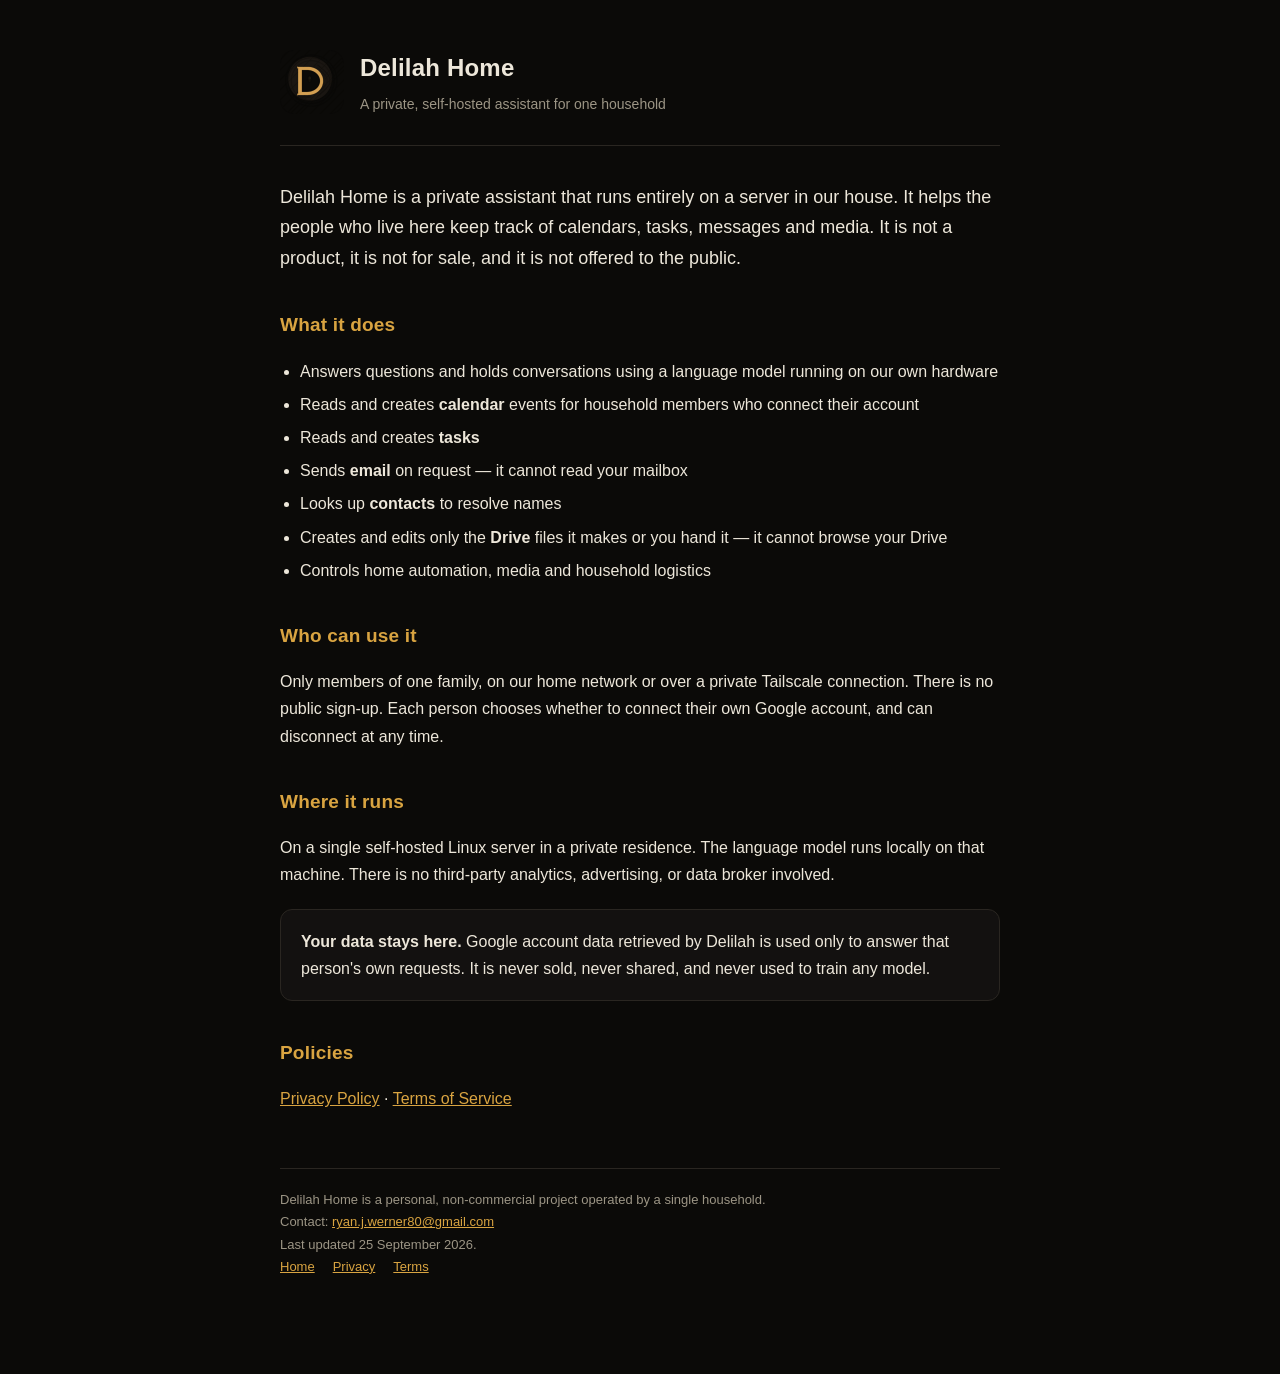
<file: index.html>
<!doctype html><html lang="en"><head><meta charset="utf-8"><meta name="viewport" content="width=device-width,initial-scale=1"><link rel="icon" href="logo.png"><link rel="stylesheet" href="_style.css"><title>Delilah Home</title></head><body><div class="wrap"><header><img src="logo.png" alt="Delilah"><div><h1>Delilah Home</h1><p>A private, self-hosted assistant for one household</p></div></header>
<p class="lede">Delilah Home is a private assistant that runs entirely on a server in our house. It helps the people who live here keep track of calendars, tasks, messages and media. It is not a product, it is not for sale, and it is not offered to the public.</p>
<h2>What it does</h2>
<ul>
<li>Answers questions and holds conversations using a language model running on our own hardware</li>
<li>Reads and creates <strong>calendar</strong> events for household members who connect their account</li>
<li>Reads and creates <strong>tasks</strong></li>
<li>Sends <strong>email</strong> on request &mdash; it cannot read your mailbox</li>
<li>Looks up <strong>contacts</strong> to resolve names</li>
<li>Creates and edits only the <strong>Drive</strong> files it makes or you hand it &mdash; it cannot browse your Drive</li>
<li>Controls home automation, media and household logistics</li>
</ul>
<h2>Who can use it</h2>
<p>Only members of one family, on our home network or over a private Tailscale connection. There is no public sign-up. Each person chooses whether to connect their own Google account, and can disconnect at any time.</p>
<h2>Where it runs</h2>
<p>On a single self-hosted Linux server in a private residence. The language model runs locally on that machine. There is no third-party analytics, advertising, or data broker involved.</p>
<div class="card"><strong>Your data stays here.</strong> Google account data retrieved by Delilah is used only to answer that person's own requests. It is never sold, never shared, and never used to train any model.</div>
<h2>Policies</h2>
<p><a href="privacy.html">Privacy Policy</a> &middot; <a href="terms.html">Terms of Service</a></p>
<footer>Delilah Home is a personal, non-commercial project operated by a single household.<br>Contact: <a href="mailto:ryan.j.werner80@gmail.com">ryan.j.werner80@gmail.com</a><br>Last updated 25 September 2026. <nav><a href="./">Home</a><a href="privacy.html">Privacy</a><a href="terms.html">Terms</a></nav></footer></div></body></html>
</file>
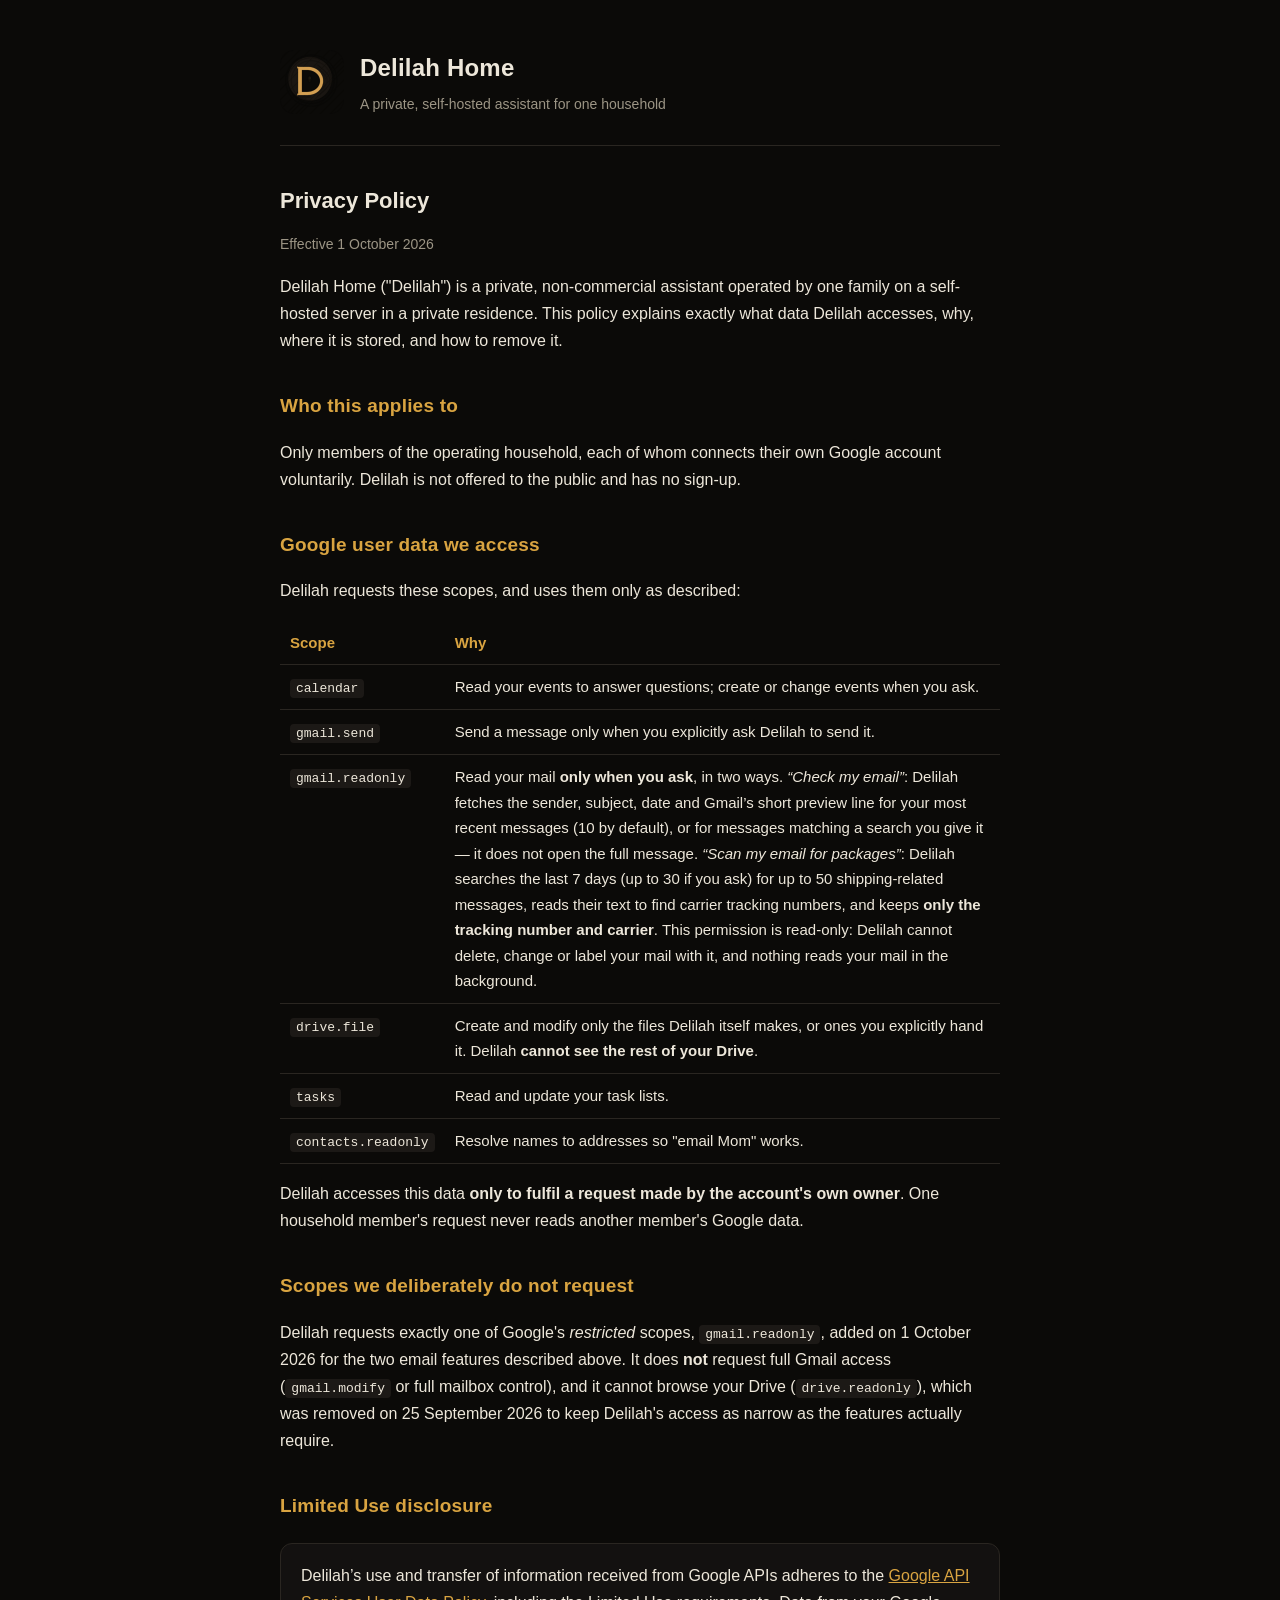
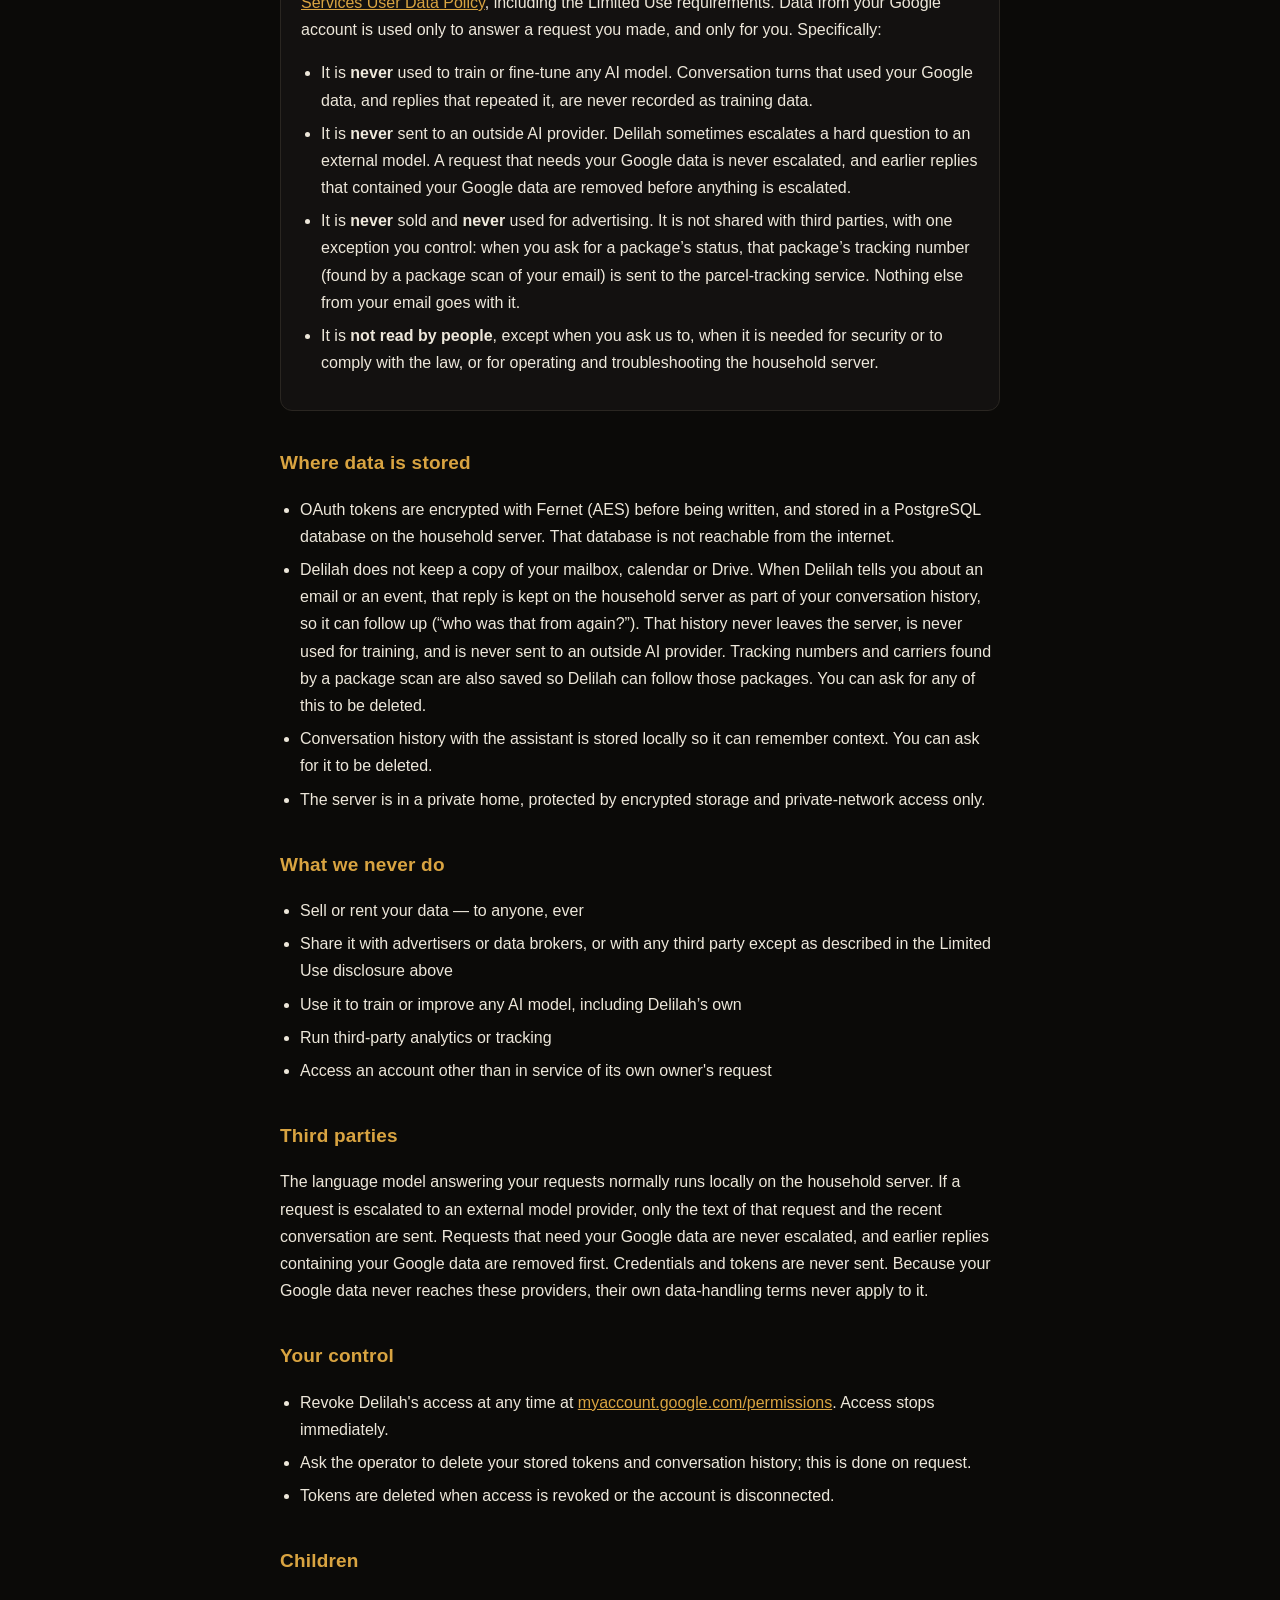
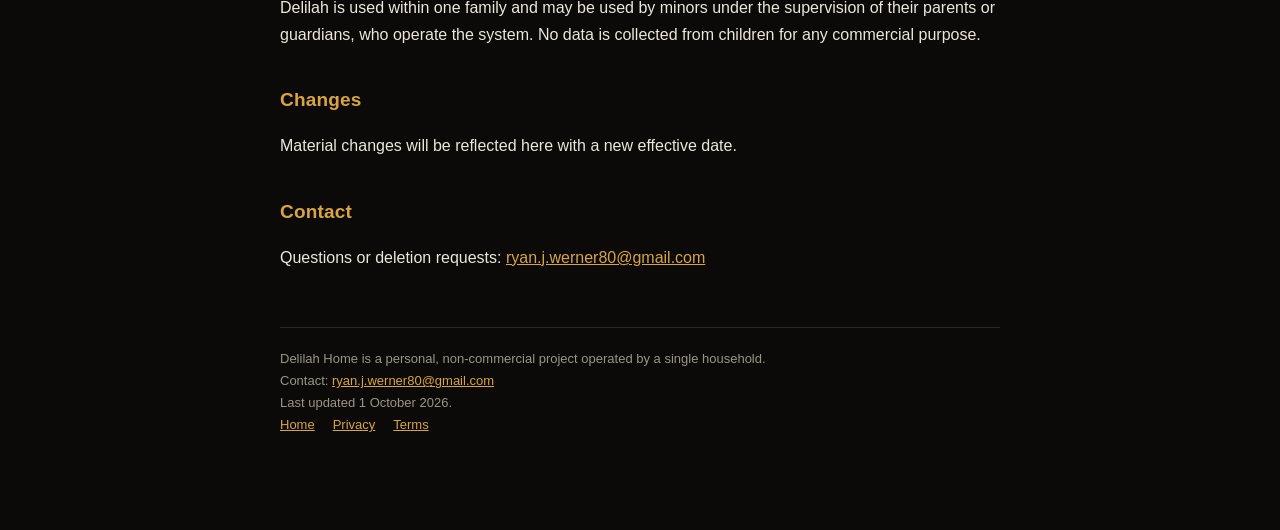
<file: privacy.html>
<!doctype html><html lang="en"><head><meta charset="utf-8"><meta name="viewport" content="width=device-width,initial-scale=1"><link rel="icon" href="logo.png"><link rel="stylesheet" href="_style.css"><title>Privacy Policy &mdash; Delilah Home</title></head><body><div class="wrap"><header><img src="logo.png" alt="Delilah"><div><h1>Delilah Home</h1><p>A private, self-hosted assistant for one household</p></div></header>
<h1 style="font-size:22px;margin:0 0 6px">Privacy Policy</h1><p class="muted">Effective 1 October 2026</p>
<p>Delilah Home ("Delilah") is a private, non-commercial assistant operated by one family on a self-hosted server in a private residence. This policy explains exactly what data Delilah accesses, why, where it is stored, and how to remove it.</p>

<h2>Who this applies to</h2>
<p>Only members of the operating household, each of whom connects their own Google account voluntarily. Delilah is not offered to the public and has no sign-up.</p>

<h2>Google user data we access</h2>
<p>Delilah requests these scopes, and uses them only as described:</p>
<table><tr><th>Scope</th><th>Why</th></tr>
<tr><td><code>calendar</code></td><td>Read your events to answer questions; create or change events when you ask.</td></tr>
<tr><td><code>gmail.send</code></td><td>Send a message only when you explicitly ask Delilah to send it.</td></tr>
<tr><td><code>gmail.readonly</code></td><td>Read your mail <strong>only when you ask</strong>, in two ways. <em>&ldquo;Check my email&rdquo;</em>: Delilah fetches the sender, subject, date and Gmail&rsquo;s short preview line for your most recent messages (10 by default), or for messages matching a search you give it &mdash; it does not open the full message. <em>&ldquo;Scan my email for packages&rdquo;</em>: Delilah searches the last 7 days (up to 30 if you ask) for up to 50 shipping-related messages, reads their text to find carrier tracking numbers, and keeps <strong>only the tracking number and carrier</strong>. This permission is read-only: Delilah cannot delete, change or label your mail with it, and nothing reads your mail in the background.</td></tr>
<tr><td><code>drive.file</code></td><td>Create and modify only the files Delilah itself makes, or ones you explicitly hand it. Delilah <strong>cannot see the rest of your Drive</strong>.</td></tr>
<tr><td><code>tasks</code></td><td>Read and update your task lists.</td></tr>
<tr><td><code>contacts.readonly</code></td><td>Resolve names to addresses so "email Mom" works.</td></tr>
</table>
<p>Delilah accesses this data <strong>only to fulfil a request made by the account's own owner</strong>. One household member's request never reads another member's Google data.</p>

<h2>Scopes we deliberately do not request</h2>
<p>Delilah requests exactly one of Google's <em>restricted</em> scopes, <code>gmail.readonly</code>, added on 1 October 2026 for the two email features described above. It does <strong>not</strong> request full Gmail access (<code>gmail.modify</code> or full mailbox control), and it cannot browse your Drive (<code>drive.readonly</code>), which was removed on 25 September 2026 to keep Delilah's access as narrow as the features actually require.</p>
<h2>Limited Use disclosure</h2>
<div class="card">Delilah&rsquo;s use and transfer of information received from Google APIs adheres to the <a href="https://developers.google.com/terms/api-services-user-data-policy" target="_blank" rel="noopener">Google API Services User Data Policy</a>, including the Limited Use requirements. Data from your Google account is used only to answer a request you made, and only for you. Specifically:
<ul>
<li>It is <strong>never</strong> used to train or fine-tune any AI model. Conversation turns that used your Google data, and replies that repeated it, are never recorded as training data.</li>
<li>It is <strong>never</strong> sent to an outside AI provider. Delilah sometimes escalates a hard question to an external model. A request that needs your Google data is never escalated, and earlier replies that contained your Google data are removed before anything is escalated.</li>
<li>It is <strong>never</strong> sold and <strong>never</strong> used for advertising. It is not shared with third parties, with one exception you control: when you ask for a package&rsquo;s status, that package&rsquo;s tracking number (found by a package scan of your email) is sent to the parcel-tracking service. Nothing else from your email goes with it.</li>
<li>It is <strong>not read by people</strong>, except when you ask us to, when it is needed for security or to comply with the law, or for operating and troubleshooting the household server.</li>
</ul></div>

<h2>Where data is stored</h2>
<ul>
<li>OAuth tokens are encrypted with Fernet (AES) before being written, and stored in a PostgreSQL database on the household server. That database is not reachable from the internet.</li>
<li>Delilah does not keep a copy of your mailbox, calendar or Drive. When Delilah tells you about an email or an event, that reply is kept on the household server as part of your conversation history, so it can follow up (&ldquo;who was that from again?&rdquo;). That history never leaves the server, is never used for training, and is never sent to an outside AI provider. Tracking numbers and carriers found by a package scan are also saved so Delilah can follow those packages. You can ask for any of this to be deleted.</li>
<li>Conversation history with the assistant is stored locally so it can remember context. You can ask for it to be deleted.</li>
<li>The server is in a private home, protected by encrypted storage and private-network access only.</li>
</ul>

<h2>What we never do</h2>
<ul><li>Sell or rent your data &mdash; to anyone, ever</li><li>Share it with advertisers or data brokers, or with any third party except as described in the Limited Use disclosure above</li><li>Use it to train or improve any AI model, including Delilah&rsquo;s own</li><li>Run third-party analytics or tracking</li><li>Access an account other than in service of its own owner's request</li></ul>

<h2>Third parties</h2>
<p>The language model answering your requests normally runs locally on the household server. If a request is escalated to an external model provider, only the text of that request and the recent conversation are sent. Requests that need your Google data are never escalated, and earlier replies containing your Google data are removed first. Credentials and tokens are never sent. Because your Google data never reaches these providers, their own data-handling terms never apply to it.</p>

<h2>Your control</h2>
<ul>
<li>Revoke Delilah's access at any time at <a href="https://myaccount.google.com/permissions" target="_blank" rel="noopener">myaccount.google.com/permissions</a>. Access stops immediately.</li>
<li>Ask the operator to delete your stored tokens and conversation history; this is done on request.</li>
<li>Tokens are deleted when access is revoked or the account is disconnected.</li>
</ul>

<h2>Children</h2>
<p>Delilah is used within one family and may be used by minors under the supervision of their parents or guardians, who operate the system. No data is collected from children for any commercial purpose.</p>

<h2>Changes</h2>
<p>Material changes will be reflected here with a new effective date.</p>

<h2>Contact</h2>
<p>Questions or deletion requests: <a href="mailto:ryan.j.werner80@gmail.com">ryan.j.werner80@gmail.com</a></p>
<footer>Delilah Home is a personal, non-commercial project operated by a single household.<br>Contact: <a href="mailto:ryan.j.werner80@gmail.com">ryan.j.werner80@gmail.com</a><br>Last updated 1 October 2026. <nav><a href="./">Home</a><a href="privacy.html">Privacy</a><a href="terms.html">Terms</a></nav></footer></div></body></html>
</file>
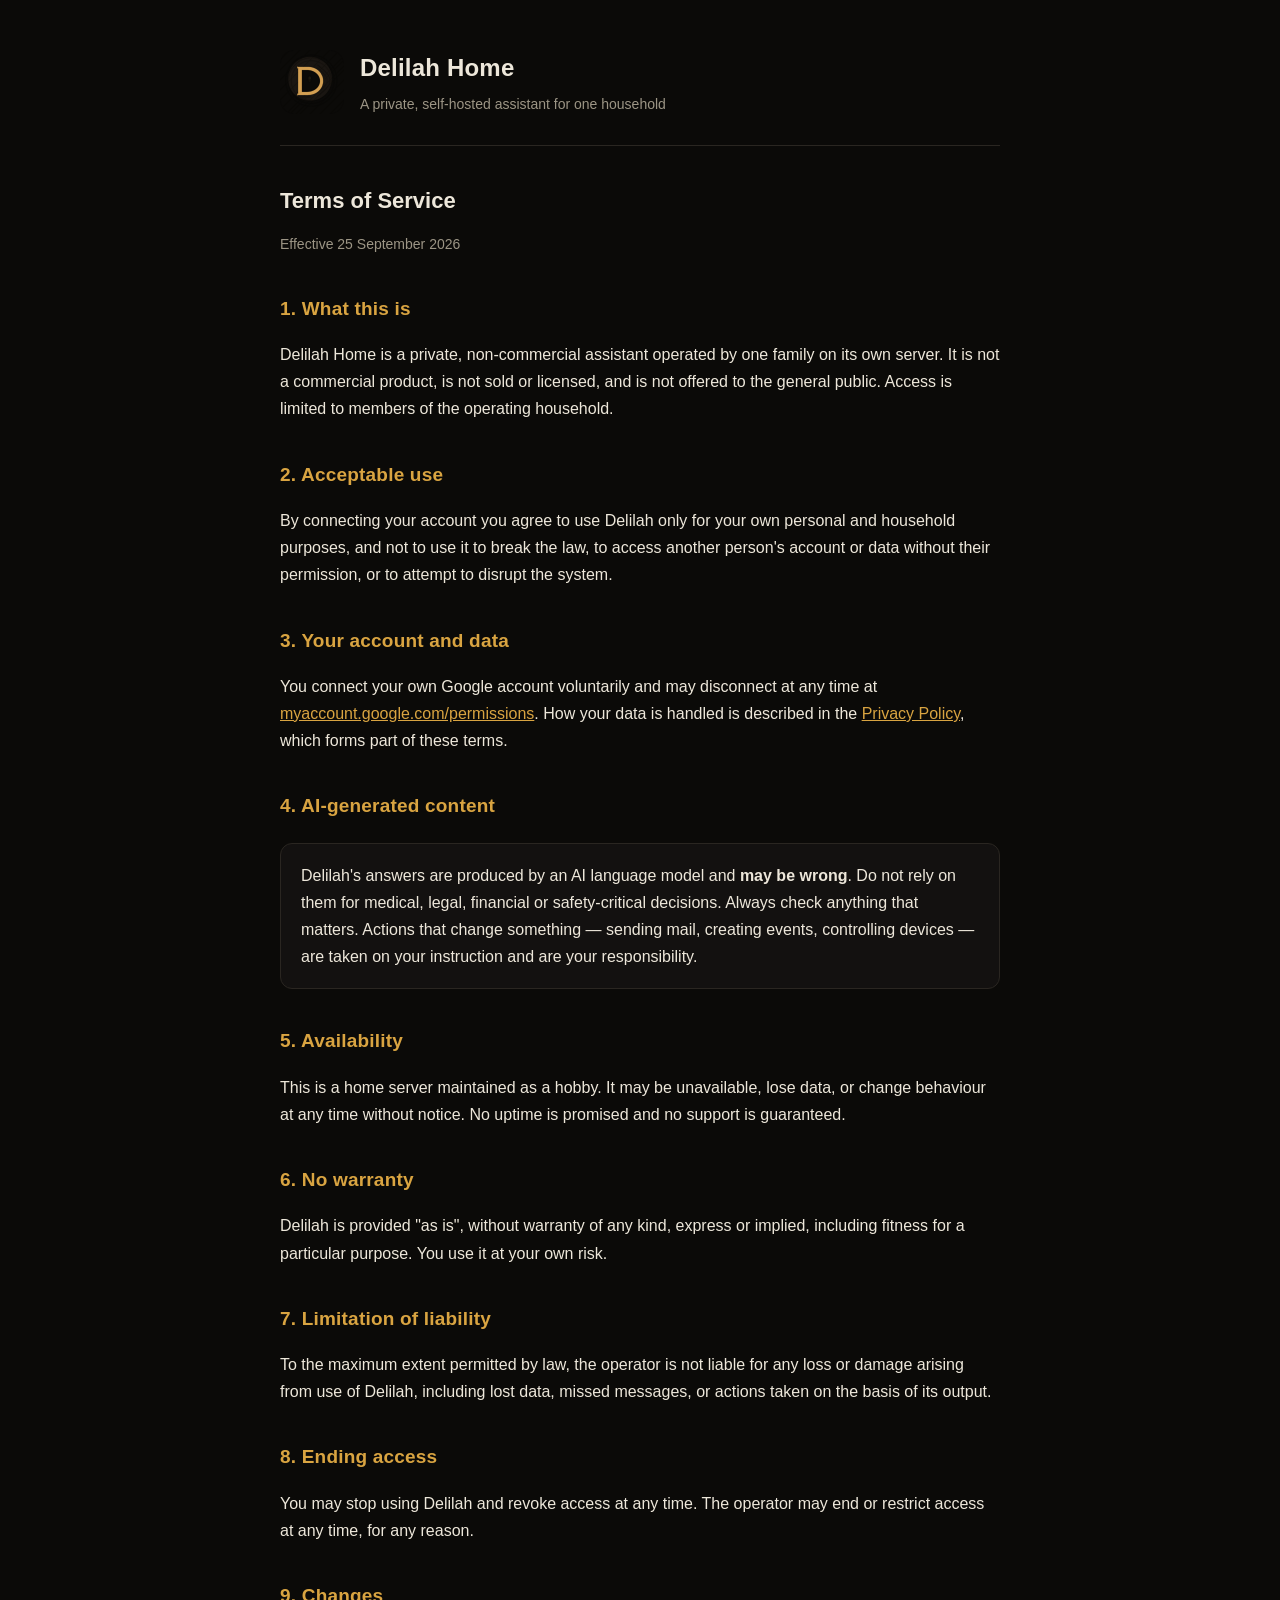
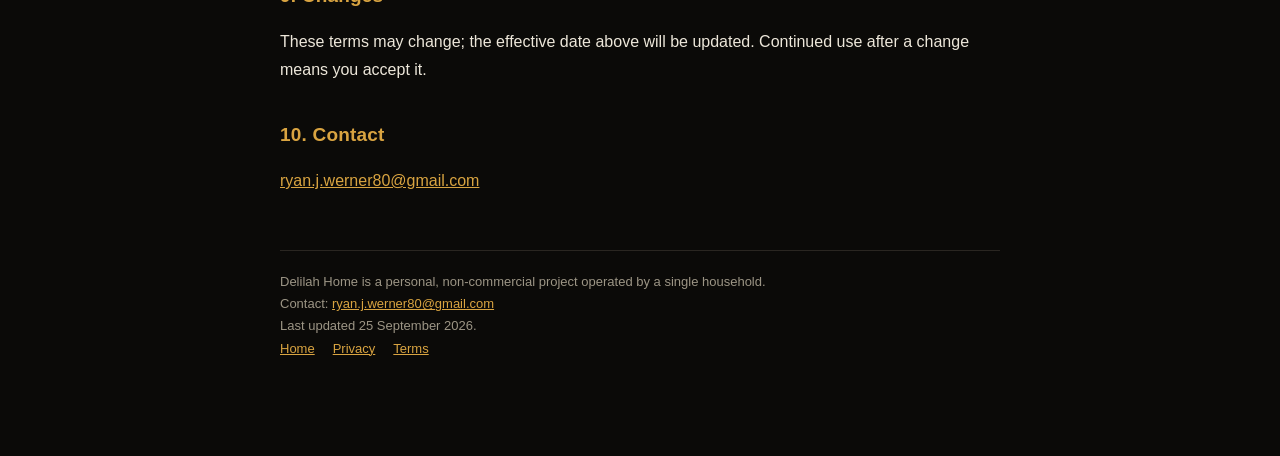
<file: terms.html>
<!doctype html><html lang="en"><head><meta charset="utf-8"><meta name="viewport" content="width=device-width,initial-scale=1"><link rel="icon" href="logo.png"><link rel="stylesheet" href="_style.css"><title>Terms of Service &mdash; Delilah Home</title></head><body><div class="wrap"><header><img src="logo.png" alt="Delilah"><div><h1>Delilah Home</h1><p>A private, self-hosted assistant for one household</p></div></header>
<h1 style="font-size:22px;margin:0 0 6px">Terms of Service</h1><p class="muted">Effective 25 September 2026</p>

<h2>1. What this is</h2>
<p>Delilah Home is a private, non-commercial assistant operated by one family on its own server. It is not a commercial product, is not sold or licensed, and is not offered to the general public. Access is limited to members of the operating household.</p>

<h2>2. Acceptable use</h2>
<p>By connecting your account you agree to use Delilah only for your own personal and household purposes, and not to use it to break the law, to access another person's account or data without their permission, or to attempt to disrupt the system.</p>

<h2>3. Your account and data</h2>
<p>You connect your own Google account voluntarily and may disconnect at any time at <a href="https://myaccount.google.com/permissions" target="_blank" rel="noopener">myaccount.google.com/permissions</a>. How your data is handled is described in the <a href="privacy.html">Privacy Policy</a>, which forms part of these terms.</p>

<h2>4. AI-generated content</h2>
<div class="card">Delilah's answers are produced by an AI language model and <strong>may be wrong</strong>. Do not rely on them for medical, legal, financial or safety-critical decisions. Always check anything that matters. Actions that change something &mdash; sending mail, creating events, controlling devices &mdash; are taken on your instruction and are your responsibility.</div>

<h2>5. Availability</h2>
<p>This is a home server maintained as a hobby. It may be unavailable, lose data, or change behaviour at any time without notice. No uptime is promised and no support is guaranteed.</p>

<h2>6. No warranty</h2>
<p>Delilah is provided "as is", without warranty of any kind, express or implied, including fitness for a particular purpose. You use it at your own risk.</p>

<h2>7. Limitation of liability</h2>
<p>To the maximum extent permitted by law, the operator is not liable for any loss or damage arising from use of Delilah, including lost data, missed messages, or actions taken on the basis of its output.</p>

<h2>8. Ending access</h2>
<p>You may stop using Delilah and revoke access at any time. The operator may end or restrict access at any time, for any reason.</p>

<h2>9. Changes</h2>
<p>These terms may change; the effective date above will be updated. Continued use after a change means you accept it.</p>

<h2>10. Contact</h2>
<p><a href="mailto:ryan.j.werner80@gmail.com">ryan.j.werner80@gmail.com</a></p>
<footer>Delilah Home is a personal, non-commercial project operated by a single household.<br>Contact: <a href="mailto:ryan.j.werner80@gmail.com">ryan.j.werner80@gmail.com</a><br>Last updated 25 September 2026. <nav><a href="./">Home</a><a href="privacy.html">Privacy</a><a href="terms.html">Terms</a></nav></footer></div></body></html>
</file>
<file: _style.css>
:root{--bg:#0B0A08;--fg:#EDE7DA;--muted:#9C9585;--gold:#D9A441;--line:#2A2621;--card:#131110}
*{box-sizing:border-box}
body{margin:0;background:var(--bg);color:var(--fg);font:16px/1.7 -apple-system,BlinkMacSystemFont,"Segoe UI",Roboto,Helvetica,Arial,sans-serif;-webkit-font-smoothing:antialiased}
.wrap{max-width:760px;margin:0 auto;padding:48px 20px 96px}
header{display:flex;align-items:center;gap:16px;padding-bottom:28px;border-bottom:1px solid var(--line);margin-bottom:36px}
header img{width:64px;height:64px;border-radius:14px}
header h1{margin:0;font-size:24px;letter-spacing:.2px}
header p{margin:4px 0 0;color:var(--muted);font-size:14px}
h2{color:var(--gold);font-size:19px;margin:36px 0 10px;letter-spacing:.2px}
h3{font-size:16px;margin:24px 0 6px}
a{color:var(--gold)}
ul{padding-left:20px}li{margin:6px 0}
.lede{font-size:18px;color:var(--fg)}
.card{background:var(--card);border:1px solid var(--line);border-radius:12px;padding:18px 20px;margin:20px 0}
.muted{color:var(--muted);font-size:14px}
table{border-collapse:collapse;width:100%;margin:14px 0;font-size:15px}
th,td{text-align:left;padding:9px 10px;border-bottom:1px solid var(--line);vertical-align:top}
th{color:var(--gold);font-weight:600}
code{background:#1C1916;padding:2px 6px;border-radius:4px;font-size:13px}
footer{margin-top:56px;padding-top:20px;border-top:1px solid var(--line);color:var(--muted);font-size:13px}
nav a{margin-right:18px}
@media(max-width:520px){.wrap{padding:28px 16px 64px}header{gap:12px}header img{width:52px;height:52px}}
</file>
